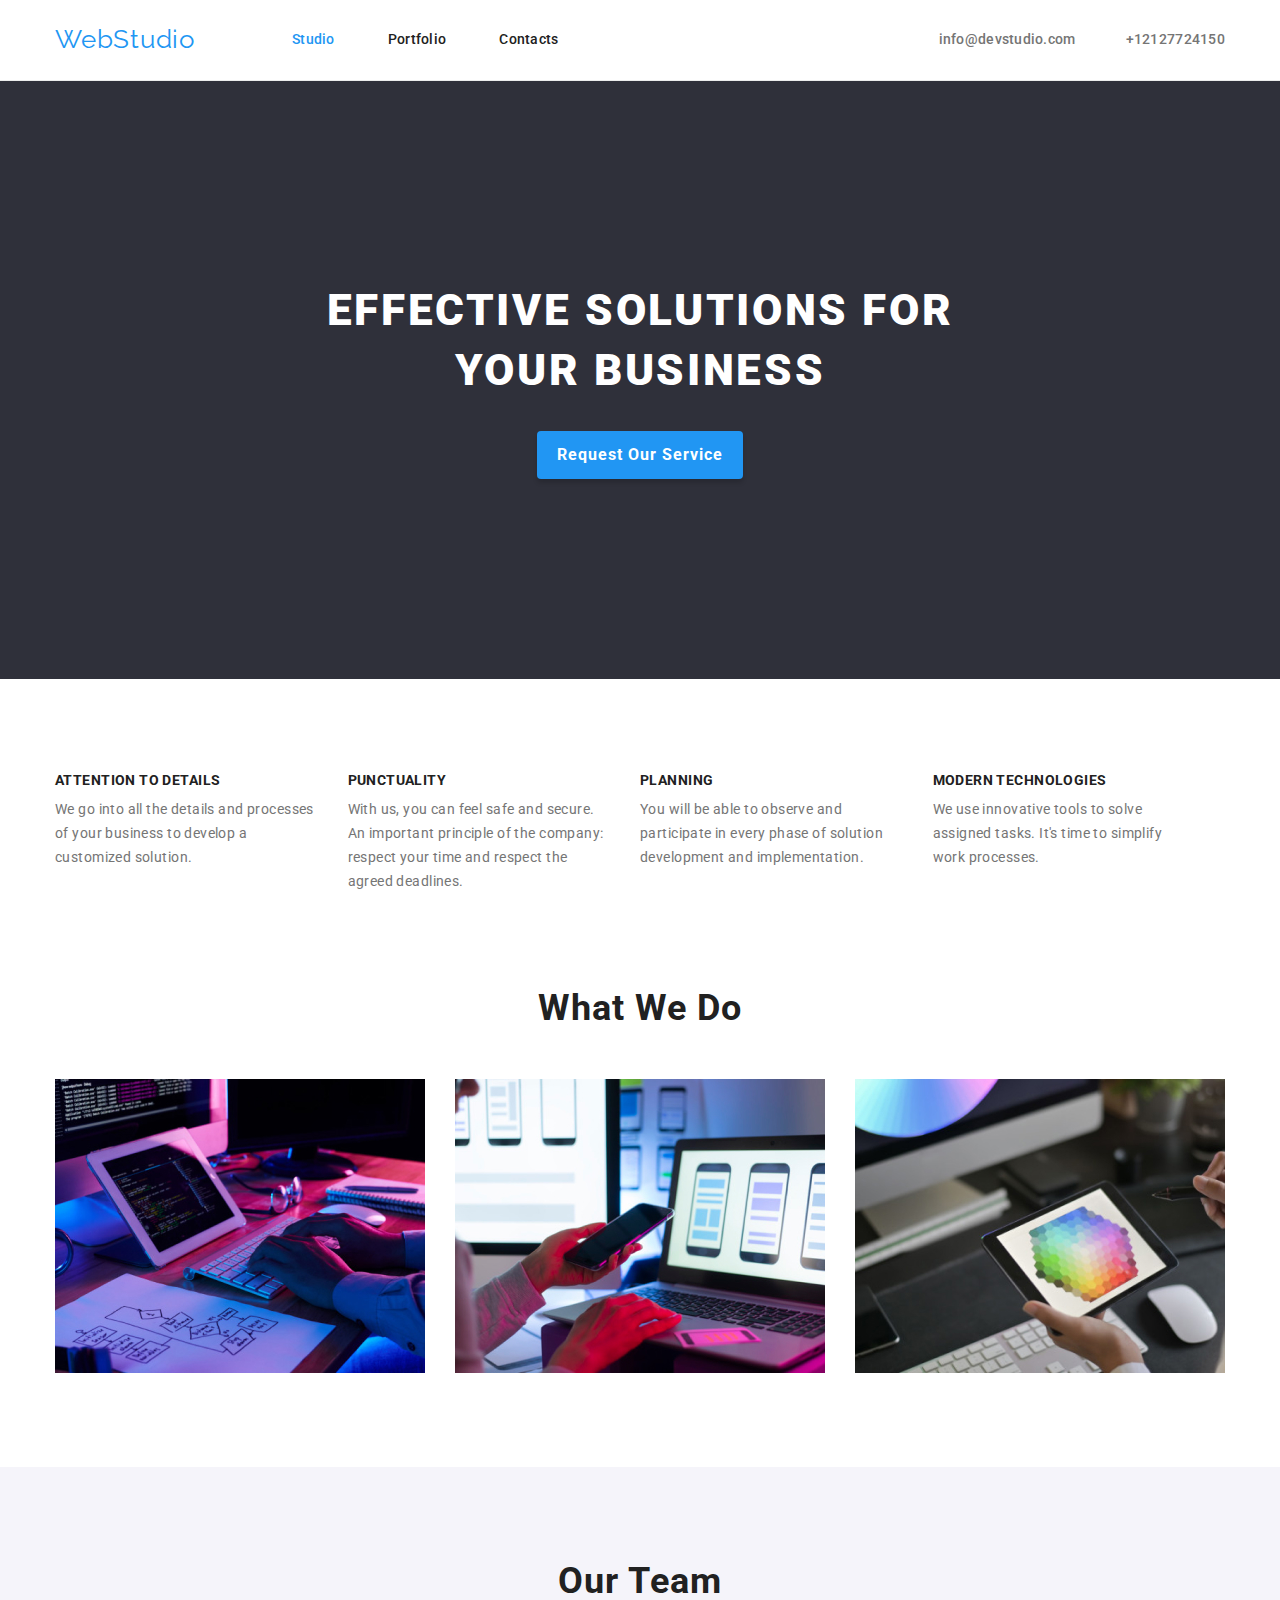
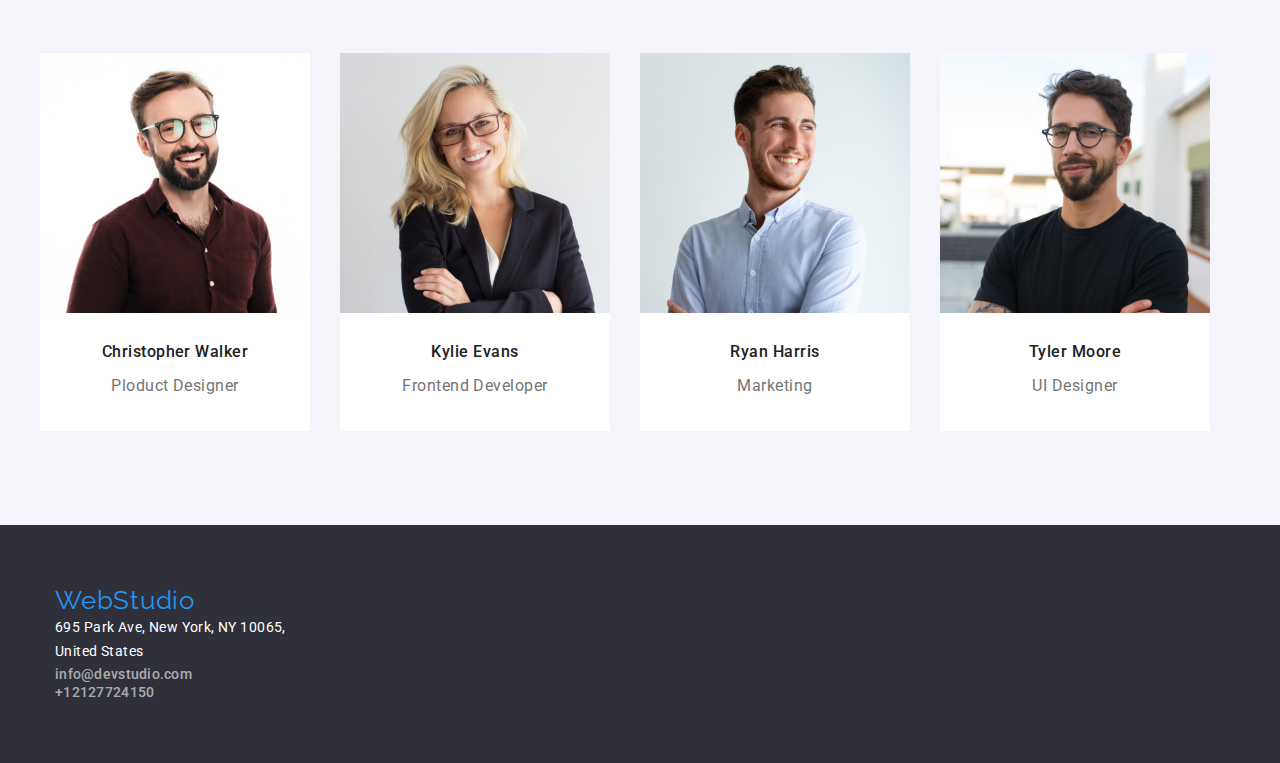
<file: index.html>
<!DOCTYPE html>
<html lang="en">
  <head>
    <meta charset="UTF-8" />
    <meta http-equiv="X-UA-Compatible" content="IE=edge" />
    <meta name="viewport" content="width=device-width, initial-scale=1.0" />
    <link rel="stylesheet" href="https://cdnjs.cloudflare.com/ajax/libs/modern-normalize/1.0.0/modern-normalize.min.css"/>
    <link rel="stylesheet" href="css/styles.css">
    <title>Document</title>
  </head>
  <body>
    <header>
        <div class="header-container container">
      <a href="index.html" class="webstudio-link">WebStudio</a>
      <nav>
        <!-- Navigation to other pages -->
       
        <ul class="menu">
          <li><a href="index.html" class="menu-item nav-link-current studio">Studio</a></li>
          <li><a href="portfolio.html" rel="noopener norefer" class="menu-item portfolio">Portfolio</a></li>
          <li><a href="index.html" class="menu-item contacts">Contacts</a></li>
        </ul>
      </nav>
        <ul class="contact-info">
        <li><a href="mailto:info@devstudio.com" class="contact-detail email">info@devstudio.com</a></li>
        <li><a href="tel:+12127724150" class="contact-detail phone-number">+12127724150</a></li>
      </ul>
      </div>
    </header>
 
    <main>
        <section class="hero-section">
      <div class="container button-parent-element">
          <h1 class="effective-solution-title">
            EFFECTIVE SOLUTIONS FOR <br />
            YOUR BUSINESS
          </h1>
          <button type="button" class="request-our-service-button">Request Our Service</button>
        
    </div>
      </section>
      <section class="section">
      <div class="container">
        <h2 class="heading-our-skills">Our Skills</h2>
        <ul class="our-skills-container">
          <li>
            <h3 class="skills-title">ATTENTION TO DETAILS</h3>
            <p class="skills-description">
              We go into all the details and processes of your business to
              develop a customized solution.
            </p>
          </li>
          <li>
            <h3 class="skills-title">PUNCTUALITY</h3>
            <p class="skills-description">
              With us, you can feel safe and secure. An important principle of
              the company: respect your time and respect the agreed deadlines.
            </p>
          </li>
          <li>
            <h3 class="skills-title">PLANNING</h3>
            <p class="skills-description">
              You will be able to observe and participate in every phase of
              solution development and implementation.
            </p>
          </li>
          <li>
            <h3 class="skills-title">MODERN TECHNOLOGIES</h3>
            <p class="skills-description">
              We use innovative tools to solve assigned tasks. It's time to
              simplify work processes.
            </p>
          </li>
        </ul>
    </div>
      </section>

      <section class="section what-we-do-section">
      <div class="container">
        <h2 class="what-we-do-title">What We Do</h2>
        <ul class="what-we-do-images">
          <li><img src="images/img.jpg" alt="coding" width="370" class="coding-image"/></li>
          <li><img src="images/box2.jpg" alt="phone testing" width="370" class="phone-testing-image"/></li>
          <li><img src="images/box3.jpg" alt="color palete" width="370" class="color-palate-image"/></li>
        </ul>
        </div>
      </section>



      <section class="our-team-section section">
      <div class="container">
        <h2 class="our-team">Our Team</h2>
        <ul class="our-team-list">
          <li>
            <img
              src="images/productDesigner.jpg" alt="product designer" width="270"/>
           <h3 class="team-member-name">Christopher Walker</h3>
            <p class="profession">Ploduct Designer</p>
          </li>
          <li>
            <img
              src="images/frontentDev.jpg" alt="frontent developer" width="270"/>
            <h3 class="team-member-name">Kylie Evans</h3>
            <p class="profession">Frontend Developer</p>
          </li>
          <li>
            <img src="images/marketing.jpg" alt="marketing" width="270"/>
            <h3 class="team-member-name">Ryan Harris</h3>
            <p class="profession">Marketing</p>
          </li>
          <li>
            <img src="images/uiDesigner.jpg" alt="UI Designer" width="270"/>
            <h3 class="team-member-name">Tyler Moore</h3>
            <p class="profession">UI Designer</p>
          </li>
        </ul>

        </div>
      </section>
    </main>

    <footer class="footer">
      <div class="container">
      <a href="index.html" class="webstudio-link-footer">WebStudio</a>
      <address>      
      <ul class="address-footer">
        <li><a href="https://goo.gl/maps/vmdEabcFhvJnFiz56" class="address">695 Park Ave, New York, NY 10065, <br> United States</a></li>
        <li><a href="mailto:info@devstudio.com" class="contact-detail-footer email-footer">info@devstudio.com</a></li>
        <li><a href="tel:+12127724150" class="contact-detail-footer phone-footer ">+12127724150</a></li>
        
      </ul>
      </address>
      </div>
    </footer>
  </body>
</html>
</file>
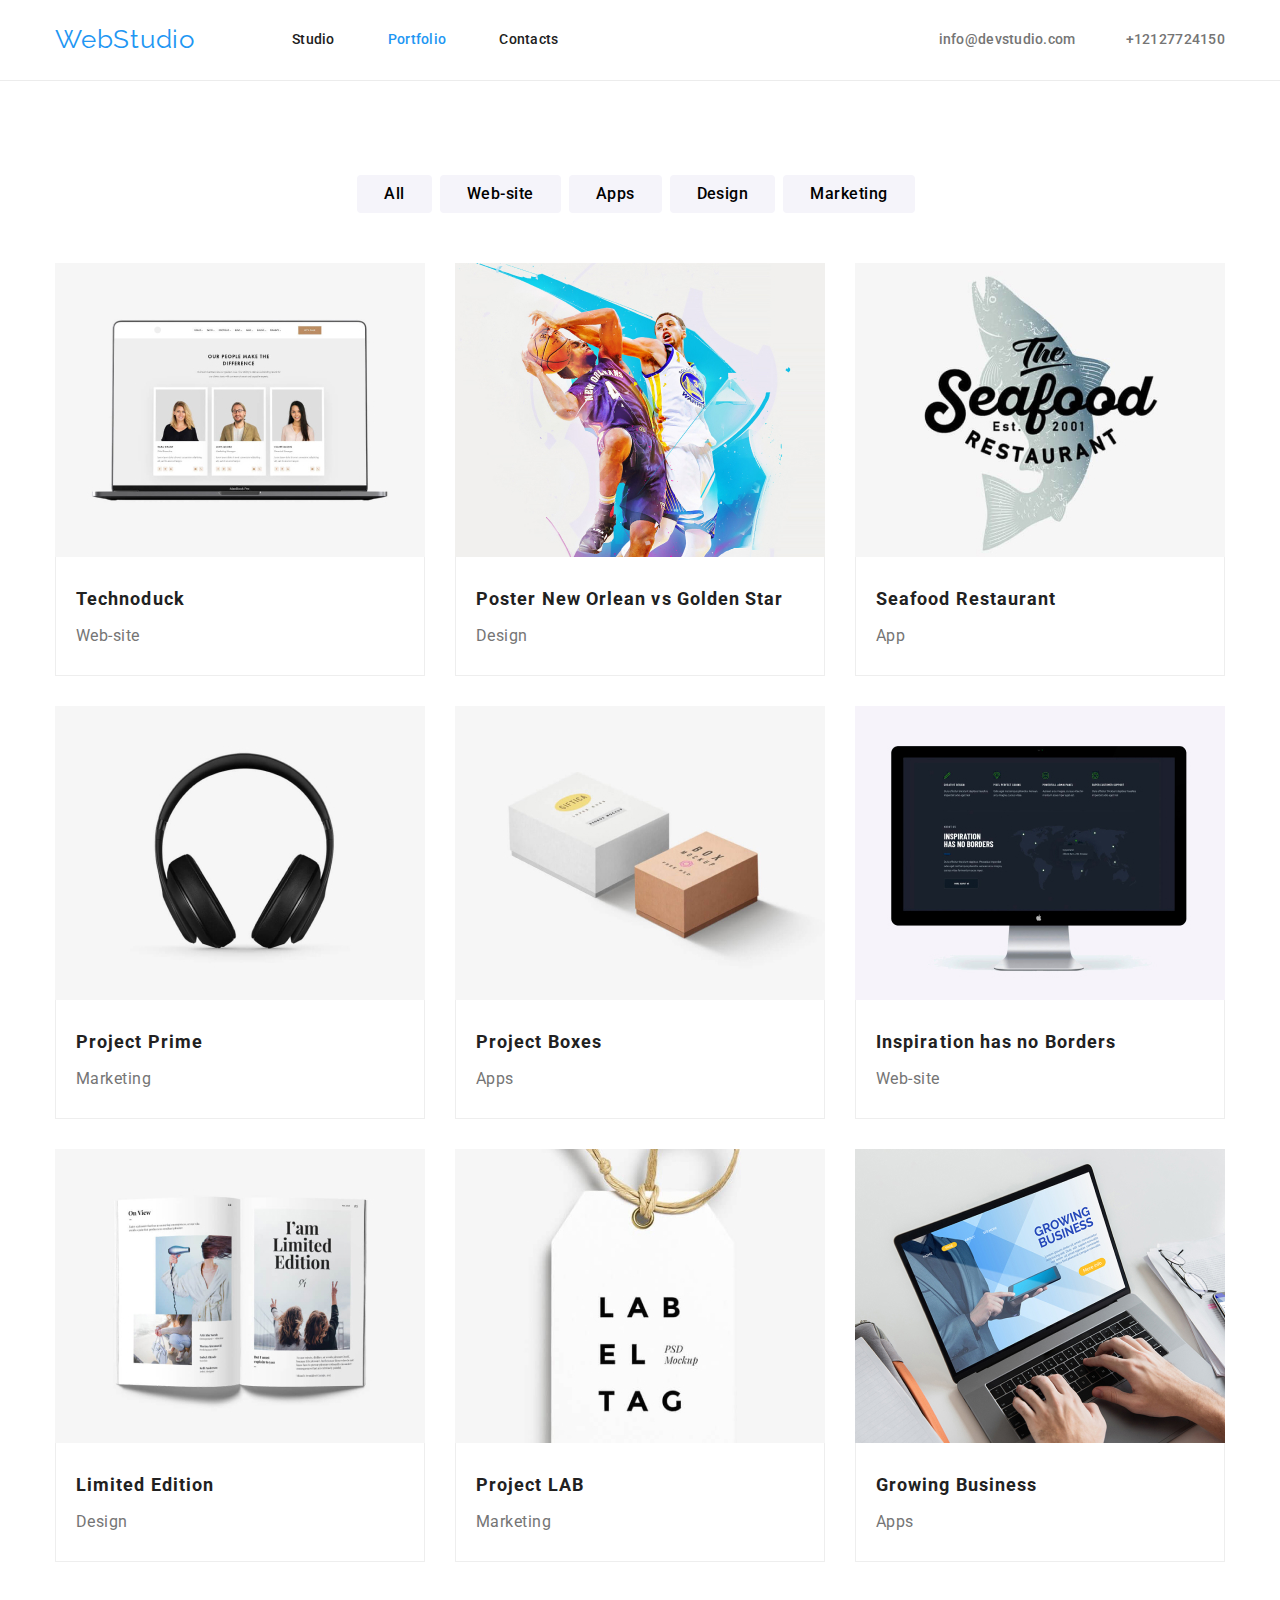
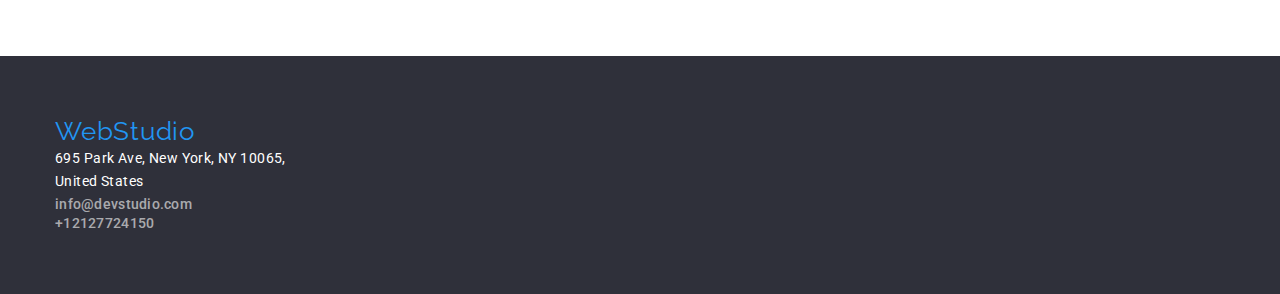
<file: portfolio.html>
<!DOCTYPE html>
<html lang="en">
  <head>
    <meta charset="UTF-8" />
    <meta http-equiv="X-UA-Compatible" content="IE=edge" />
    <meta name="viewport" content="width=device-width, initial-scale=1.0" />
    <link rel="stylesheet" href="https://cdnjs.cloudflare.com/ajax/libs/modern-normalize/1.0.0/modern-normalize.min.css"/>
    <link rel="stylesheet" href="css/styles.css">
    <title>Document</title>
  </head>
  <body>
    <header>
        <div class="header-container container">
      <a href="index.html" class="webstudio-link">WebStudio</a>
      <nav>
        <!-- Navigation to other pages -->
       
        <ul class="menu">
          <li><a href="index.html" class="menu-item studio">Studio</a></li>
          <li><a href="portfolio.html" rel="noopener norefer" class="menu-item portfolio nav-link-current">Portfolio</a></li>
          <li><a href="index.html" class="menu-item contacts">Contacts</a></li>
        </ul>
      </nav>
        <ul class="contact-info">
        <li><a href="mailto:info@devstudio.com" class="contact-detail email">info@devstudio.com</a></li>
        <li><a href="tel:+12127724150" class="contact-detail phone-number">+12127724150</a></li>
      </ul>
      </div>
    </header>
    
    <main>
        <section class="section">
        <div class="container"> 
        <ul class="button-choices">
          <li><button type="button" class="button-item">All</button></li>
          <li><button type="button" class="button-item">Web-site</button></li>
          <li><button type="button" class="button-item">Apps</button></li>
          <li><button type="button" class="button-item">Design</button></li>
          <li><button type="button" class="button-item">Marketing</button></li>
        </ul>
          <h2 class="portfolio-projects-title">Portfolio Projects</h2> 
        <ul class="projects">
            <li>
                <img src="images/laptop.jpg" alt="laptop image" width="370" height="294">
                <div class="grey-border-box">
                  <h3 class="project-example">Technoduck</h3>
                  <p class="project-title">Web-site</p>
              </div>
            </li>
            <li>
                <img src="images/basketballplayers.jpg" alt="basketball players" width="370" height="294">
                <div class="grey-border-box">
                <h3 class="project-example">Poster New Orlean vs Golden Star</h3>
                <p class="project-title">Design</p>
                </div>
            </li>
            <li>
                <img src="images/seafood.jpg" alt="seafood" width="370" height="294">
                <div class="grey-border-box">
                <h3 class="project-example">Seafood Restaurant </h3>
                <p class="project-title">App</p>
                </div>
            </li>
            <li>
                <img src="images/headphones.jpg" alt="headphones" width="370" height="294">
                <div class="grey-border-box">
                <h3 class="project-example">Project Prime</h3>
                <p class="project-title">Marketing</p>
                </div>
            </li>
            <li>
                <img src="images/projectBoxes.jpg" alt="laptop image" width="370" height="294">
                <div class="grey-border-box">
                <h3 class="project-example">Project Boxes</h3>
                <p class="project-title">Apps</p>
                </div>
            </li>
            <li>
                <img src="images/monitor.jpg" alt="monitor" width="370" height="294">
                <div class="grey-border-box">
                <h3 class="project-example">Inspiration has no Borders</h3>
                <p class="project-title">Web-site</p>
              </div>
            </li>
            <li>
                <img src="images/magazine.jpg" alt="magazine" width="370" height="294">
                <div class="grey-border-box">
                <h3 class="project-example">Limited Edition</h3>
                <p class="project-title">Design </p>
                </div>
            </li>
            <li>
                <img src="images/labelTag.jpg" alt="lable tag" width="370" height="294">
                <div class="grey-border-box">
                <h3 class="project-example">Project LAB</h3>
                <p class="project-title">Marketing</p>
                </div>
            </li>
            <li>
                <img src="images/typingOnTheLaptop.jpg" alt="typing on the laptop" width="370" height="294">
                <div class="grey-border-box">
                <h3 class="project-example">Growing Business</h3>
                <p class="project-title">Apps</p>
                </div>
            </li>

        </ul>
      </div>  
      </section>
    </main>

    <footer class="footer">
      <div class="footer-container container">
      <a href="index.html" class="webstudio-link webstudio-link-footer">WebStudio</a>
      <address>      
      <ul class="address-footer">
        <li><a href="https://goo.gl/maps/vmdEabcFhvJnFiz56" class="address">695 Park Ave, New York, NY 10065, <br> United States</a></li>
        <li><a href="mailto:info@devstudio.com" class="contact-detail-footer email-footer">info@devstudio.com</a></li>
        <li><a href="tel:+12127724150" class="contact-detail-footer phone-footer ">+12127724150</a></li>
        
      </ul>
      </address>
      </div>
    </footer>
  </body>
</html>
</file>
<file: css/styles.css>
@import url('https://fonts.googleapis.com/css2?family=Raleway:wght@700&family=Roboto:wght@400;500;700;900&display=swap');

:root{
    --main-bg-color: #FFFFFF;
    --main-color: #212121;
    --main-heading-color: #FFFFFF;
    --webstudio-color:#2196F3;
    --request-studio-color:#FFFFFF;
    --contact-info-header: #757575;
    --heading-bg-color: #2F303A;
    --section-titles-color: #212121;
    --request-our-service-hover-color:#0a7ddb;
    --our-team-bg-color: #F5F4FA;
    --description-color:#757575;
    --footer-bg-color: #2F303A;
    --contact-info-footer:rgba(255, 255, 255, 0.6);
    --address-footer-color: #FFFFFF;
    --button-bg-color:#F5F4FA; 
    --active-and-hover-color: #2196F3;
    --white-text-color: #FFFFFF;

}

body{
    background-color: var(--main-bg-color);
    font-family: 'Roboto',sans-serif;
    color: var(--main-color);
    font-size: 14px;
    font-weight: 400;
}
h1, h2, h3, h4, h5,h6, p{
    margin: 0;
}
ul{
    list-style-type: none;
    padding: 0px;
    margin: 0px;
}
img{
    display: block;
}

/* MARK - header styling */
header{
    
    border-bottom: 1px solid #ECECEC;
}
*,
*::before,
*::after {
    box-sizing: border-box;
}
.container{
    width: 1200px;
    padding-left: 15px;
    padding-right: 15px;
    margin: 0 auto;
    
   
}
.header-container{
    display: flex;
    align-items: center; 
}
.webstudio-link{
    color: var(--webstudio-color);
    text-decoration: none;
    font-family: 'Raleway',sans-serif;
    font-size: 26px;
    line-height: 1.19;
    letter-spacing: 0.03em;
    padding-top:24px;
    padding-bottom:25px;
    margin-right:97px;    
}
.menu{
    display: flex; 
}
.menu-item{
    cursor: pointer;
    text-decoration: none;
    color: var(--main-color);
    font-weight: 500;
    font-size: 14px;
    line-height: 1.14;
    letter-spacing: 0.02em;
    padding-top: 32px;
    padding-bottom: 32px;
   
}
.menu-item:hover,
.menu-item:focus,
.nav-link-current{
    color: var(--active-and-hover-color);
   
}
.menu > li:first-child,
.menu > li:nth-child(2){
    margin-right: 53px;
}


.contact-info{
    display: flex;
    margin-left: auto;
}
.contact-info > li:first-child {
    margin-right: 50px;
    
}
.contact-detail{
    text-decoration: none;
    color: var(--contact-info-header);
    font-weight: 500;
    line-height: 1.14;
    letter-spacing: 0.02em;
    padding-top: 32px;
    padding-bottom: 32px;
}
.contact-detail:hover,
.contact-detail:focus{
    color: var(--active-and-hover-color);
}


/* MARK - main styling */
/* MARK - OUR Skills */



.hero-section{
    background-color: var(--heading-bg-color);
    padding-top:200px;
    padding-bottom: 200px;
}

.effective-solution-title {
    /* color: var(--main-heading-color) */
    font-weight: 900;
    font-size: 44px;
    line-height: 1.36;
    text-align: center;
    letter-spacing: 0.06em;
    text-transform: uppercase;
    color: var(--main-heading-color);
    margin-bottom: 30px;
}

.request-our-service-button {
    font-family: 'Roboto', sans-serif;
    font-weight: 700;
    font-size: 16px;
    line-height: 1.8;
    text-align: center;
    letter-spacing: 0.06em;
    background-color: var(--webstudio-color);
    color: var(--request-studio-color);
    border-radius: 4px;
    border: 0px;
    box-shadow: 0px 4px 4px rgba(0, 0, 0, 0.15);
    padding: 10px 20px;
   
}

.request-our-service-button:hover,
.request-our-service-button:focus{
    cursor: pointer;
    box-shadow: 0px 4px 4px rgba(0, 0, 0, 0.15);
    background-color: var(--request-our-service-hover-color);
}
.button-parent-element{
    display: flex;
    flex-direction: column;
    justify-content: center;
    align-items: center;
}

/* MARK - SECTION 2 Our skills*/

.section{
    padding-top: 94px;
    padding-bottom: 94px;
}
.our-skills-container{
    display: flex;
}
.heading-our-skills{
    position: absolute;
    width: 1px;
    height: 1px;
    margin: -1px;
    border: 0;
    padding: 0;
    white-space: nowrap;
    clip-path: inset(100%);
    clip: rect(0 0 0 0);
    overflow: hidden;
}
.skills-title {
    font-weight: 700;
    font-size: 14px;
    line-height: 1.14;
    letter-spacing: 0.03em;
    text-transform: uppercase;
    margin-bottom: 9px;

}
.skills-description {
    
    font-size: 14px;
    line-height: 1.7;
    letter-spacing: 0.03em;
    color: var(--description-color);
}
.our-skills-container > li{
    margin-right: 30px;
    width:270px;
    
}
.what-we-do-title,
.our-team,
.portfolio-projects-title,
.heading-our-skills{
    font-weight: 700;
    font-size: 36px;
    line-height: 1.16;
    text-align: center;
    letter-spacing: 0.03em;
}

/* MARK WHat we do section */

.what-we-do-section{
    padding-top: 0px;
}
.what-we-do-title{
    margin-bottom: 50px;
}
.what-we-do-images{
    display: flex;
   

}
.what-we-do-images > li{
    margin-right: 30px;
}


/* MARK - Our tem section */

.our-team-section{
    background-color: var(--our-team-bg-color);
}
.our-team{
    margin-bottom: 50px;
}

.team-member-name{
    font-weight: 500;
    font-size: 16px;
    line-height: 1.18;
    letter-spacing: 0.03em;
    text-align: center;
    padding-top: 30px;
    padding-bottom: 10px;
   
}
.profession{
    font-size: 16px;
    line-height: 1.8;
    letter-spacing: 0.03em;
    text-align: center;
    color: var(--description-color);
    padding-bottom: 30px; 
}
.our-team-list{
    display: flex;
    justify-content: center;
    padding-left:0px;
}
.our-team-list > li{
    margin-right:30px;
    background-color: var(--main-bg-color);
}
/* MARK - footer styling */
.footer{
    background-color: var(--footer-bg-color);
    padding-top: 60px;
    padding-bottom: 60px;
}

.address{
    text-decoration: none;
    font-size: 14px;
    line-height: 1.71;
    letter-spacing: 0.03em;
    color: var(--address-footer-color);
    font-style: normal;
}

.webstudio-link-footer{
    color: var(--webstudio-color);
    text-decoration: none;
    font-family: 'Raleway', sans-serif;
    font-size: 26px;
    line-height: 1.19;
    letter-spacing: 0.03em;
    padding-top: 24px;
    padding-bottom: 9px;
}
.contact-detail-footer{
    text-decoration: none;
    font-weight: 500;
    font-style: normal;
    line-height: 1.14;
    letter-spacing: 0.02em;
    color: var(--contact-info-footer);
}
.address-footer > li{
    margin-bottom: 2px;
}

.contact-detail-footer:hover,
.contact-detail-footer:active,
.contact-detail-footer:focus{
    color: var(--active-and-hover-color);
}


/* MARK -> PORTFOLIO PAGE */

.button-choices{
    display: flex;
    justify-content: center;
    margin-bottom: 50px;

}
.button-choices > li{
    margin-right: 8px;
}

.button-item{
    background-color: var(--button-bg-color);
    font-family: 'Roboto', sans-serif;
    font-weight: 500;
    font-size: 16px;
    line-height: 1.62;
    text-align: center;
    letter-spacing: 0.03em;
    border-radius: 4px;
    border: 0px;
    padding: 6px 27px 6px 27px;
    
}
.button-item:hover,
.button-item:focus{
    background-color: var(--active-and-hover-color);
    color: var(--white-text-color);
    cursor: pointer;
}

.portfolio-projects-title{
    position: absolute;
    width: 1px;
    height: 1px;
    margin: -1px;
    border: 0;
    padding: 0;
    white-space: nowrap;
    clip-path: inset(100%);
    clip: rect(0 0 0 0);
    overflow: hidden;
}
.projects{
    display: flex;
    flex-wrap: wrap;
    justify-content: space-between;
    padding-left: 0px;
}
.grey-border-box{
    border-left: 1px solid #EEEEEE;
    border-right: 1px solid #EEEEEE;
    border-bottom: 1px solid #EEEEEE;
    padding: 24px 20px;
  
}
.projects > li{
    
    margin-bottom: 30px;
}

.projects > li:nth-child(n+7){
    margin-bottom: 0px;

}
.project-example{
    font-weight: 700;
    font-size: 18px;
    line-height: 2;
    letter-spacing: 0.06em;
    margin-bottom: 4px;;
}
.project-title {
    font-size: 16px;
    line-height: 1.87;
    letter-spacing: 0.03em;
    color: var(--description-color);
   
}
</file>
